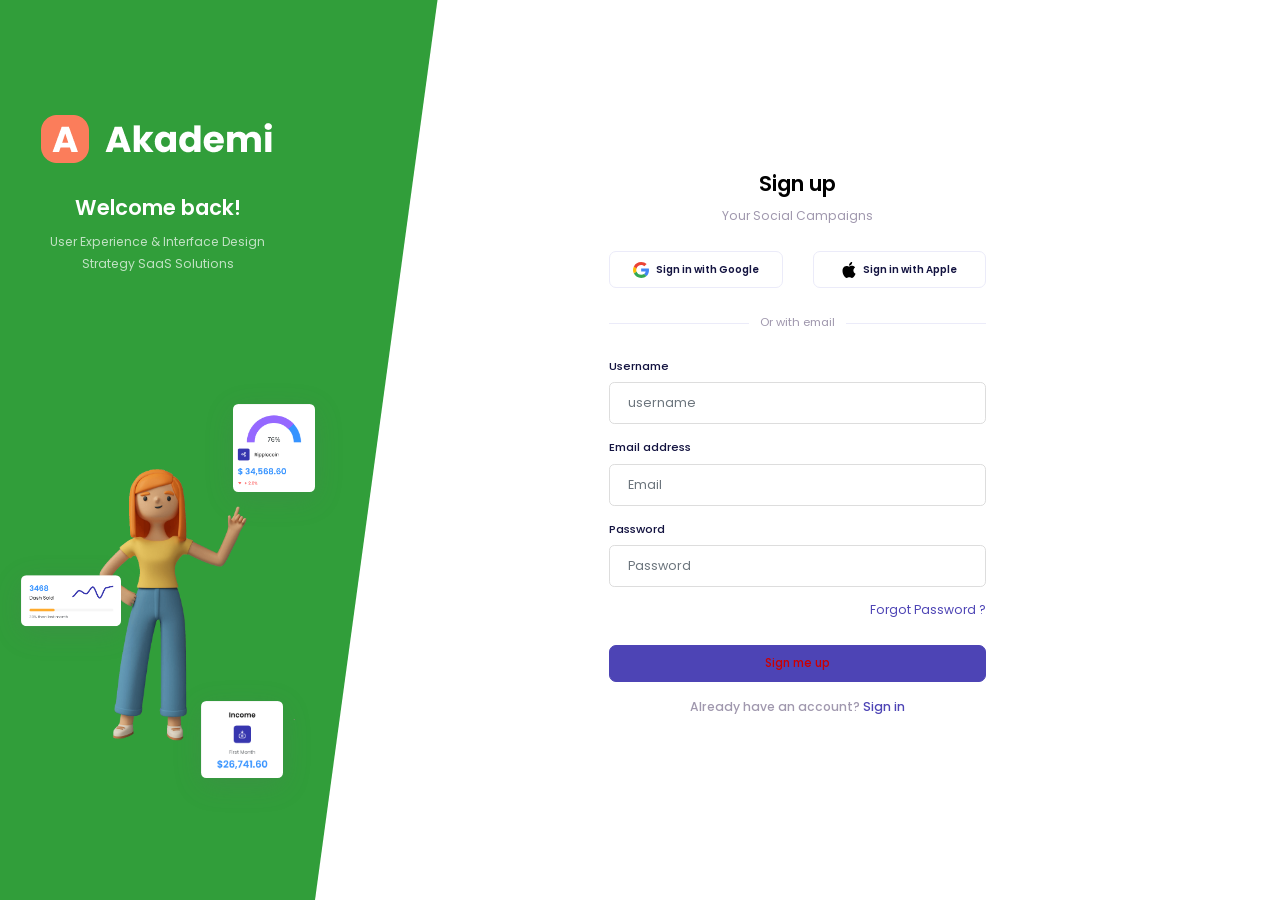
<file: pearl valley Admin/forgot-password.html>
<!DOCTYPE html>
<html lang="en" class="h-100">

<head>
    <!-- All Meta -->
    <meta charset="utf-8">
    <meta http-equiv="X-UA-Compatible" content="IE=edge">
    <meta name="author" content="DexignLab">
    <meta name="robots" content="">
    <meta name="keywords" content="school, school admin, education, academy, admin dashboard, college, college management, education management, institute, school management, school management system, student management, teacher management, university, university management">
    <meta name="description" content="Discover Akademi - the ultimate admin dashboard and Bootstrap 5 template. Specially designed for professionals, and for business. Akademi provides advanced features and an easy-to-use interface for creating a top-quality website with School and Education Dashboard">
    <meta property="og:title" content="Akademi : School and Education Management Admin Dashboard Template">
    <meta property="og:description" content="Akademi - the ultimate admin dashboard and Bootstrap 5 template. Specially designed for professionals, and for business. Akademi provides advanced features and an easy-to-use interface for creating a top-quality website with School and Education Dashboard">
    <meta property="og:image" content="https://akademi.dexignlab.com/xhtml/social-image.png">
    <meta name="format-detection" content="telephone=no">

    <!-- Mobile Specific -->
    <meta name="viewport" content="width=device-width, initial-scale=1">

    <!-- Page Title Here -->
    <title>Akademi : School and Education Management Admin Dashboard Template</title>

    <!-- FAVICONS ICON -->
    <link rel="shortcut icon" type="image/png" href="images/favicon.png">
    <link href="vendor/bootstrap-select/dist/css/bootstrap-select.min.css" rel="stylesheet">
    <link rel="stylesheet" href="https://fonts.googleapis.com/css2?family=Material+Symbols+Outlined:opsz,wght,FILL,GRAD@48,400,0,0">
    <link href="css/style.css" rel="stylesheet">

</head>

<body class="body  h-100">
    <div class="authincation d-flex flex-column flex-lg-row flex-column-fluid">
        <div class="login-aside text-center  d-flex flex-column flex-row-auto">
            <div class="d-flex flex-column-auto flex-column pt-lg-40 pt-15">
                <div class="text-center mb-lg-4 mb-2 pt-5 logo">
                    <img src="images/logo-white.png" alt="">
                </div>
                <h3 class="mb-2 text-white">Welcome back!</h3>
                <p class="mb-4">User Experience & Interface Design <br>Strategy SaaS Solutions</p>
            </div>
            <div class="aside-image position-relative" style="background-image:url(images/background/pic-2.png);">
                <img class="img1 move-1" src="images/background/pic3.png" alt="">
                <img class="img2 move-2" src="images/background/pic4.png" alt="">
                <img class="img3 move-3" src="images/background/pic5.png" alt="">

            </div>
        </div>
        <div class="container flex-row-fluid d-flex flex-column justify-content-center position-relative overflow-hidden p-7 mx-auto">
            <div class="d-flex justify-content-center h-100 align-items-center">
                <div class="authincation-content style-2">
                    <div class="row no-gutters">
                        <div class="col-xl-12 tab-content">
                            <div id="sign-up" class="auth-form tab-pane fade show active  form-validation">
                                <form action="index.html">
                                    <div class="text-center mb-4">
                                        <h3 class="text-center mb-2 text-black">Sign up</h3>
                                        <span>Your Social Campaigns</span>
                                    </div>
                                    <div class="row mb-4">
                                        <div class="col-xl-6 col-6">
                                            <a href="https://www.google.com/" class="btn btn-outline-light d-block social-bx">
											<svg width="16" height="16" viewBox="0 0 28 28" fill="none" xmlns="http://www.w3.org/2000/svg">
											<path d="M27.9851 14.2618C27.9851 13.1146 27.8899 12.2775 27.6837 11.4094H14.2788V16.5871H22.1472C21.9886 17.8738 21.132 19.8116 19.2283 21.1137L19.2016 21.287L23.44 24.4956L23.7336 24.5242C26.4304 22.0904 27.9851 18.5093 27.9851 14.2618Z" fill="#4285F4"/>
											<path d="M14.279 27.904C18.1338 27.904 21.37 26.6637 23.7338 24.5245L19.2285 21.114C18.0228 21.9356 16.4047 22.5092 14.279 22.5092C10.5034 22.5092 7.29894 20.0754 6.15663 16.7114L5.9892 16.7253L1.58205 20.0583L1.52441 20.2149C3.87224 24.7725 8.69486 27.904 14.279 27.904Z" fill="#34A853"/>
											<path d="M6.15656 16.7113C5.85516 15.8432 5.68072 14.913 5.68072 13.9519C5.68072 12.9907 5.85516 12.0606 6.14071 11.1925L6.13272 11.0076L1.67035 7.62109L1.52435 7.68896C0.556704 9.58024 0.00146484 11.7041 0.00146484 13.9519C0.00146484 16.1997 0.556704 18.3234 1.52435 20.2147L6.15656 16.7113Z" fill="#FBBC05"/>
											<path d="M14.279 5.3947C16.9599 5.3947 18.7683 6.52635 19.7995 7.47204L23.8289 3.6275C21.3542 1.37969 18.1338 0 14.279 0C8.69485 0 3.87223 3.1314 1.52441 7.68899L6.14077 11.1925C7.29893 7.82856 10.5034 5.3947 14.279 5.3947Z" fill="#EB4335"/>
											</svg>

											<span class="ms-1 font-w600 label-color">Sign in with Google</span></a>
                                        </div>
                                        <div class="col-xl-6 col-6">
                                            <a href="https://www.apple.com/	" class="btn btn-outline-light d-block social-bx">
											<svg xmlns="http://www.w3.org/2000/svg" width="16" height="16" viewBox="0 0 456.008 560.035"><path d="M380.844 297.529c.787 84.752 74.349 112.955 75.164 113.314-.622 1.988-11.754 40.191-38.756 79.652-23.343 34.117-47.568 68.107-85.731 68.811-37.499.691-49.557-22.236-92.429-22.236-42.859 0-56.256 21.533-91.753 22.928-36.837 1.395-64.889-36.891-88.424-70.883-48.093-69.53-84.846-196.475-35.496-282.165 24.516-42.554 68.328-69.501 115.882-70.192 36.173-.69 70.315 24.336 92.429 24.336 22.1 0 63.59-30.096 107.208-25.676 18.26.76 69.517 7.376 102.429 55.552-2.652 1.644-61.159 35.704-60.523 106.559M310.369 89.418C329.926 65.745 343.089 32.79 339.498 0 311.308 1.133 277.22 18.785 257 42.445c-18.121 20.952-33.991 54.487-29.709 86.628 31.421 2.431 63.52-15.967 83.078-39.655"/></svg>
											<span class="ms-1 font-w600 label-color">Sign in with Apple</span></a>
                                        </div>
                                    </div>
                                    <div class="sepertor">
                                        <span class="d-block mb-4 fs-13">Or with email</span>
                                    </div>
                                    <div class="mb-3">
                                        <label for="exampleFormControlInput1" class="form-label mb-2 fs-13 label-color font-w500">Username</label>
                                        <input type="text" class="form-control" id="exampleFormControlInput1" placeholder="username">
                                    </div>
                                    <div class="mb-3">
                                        <label for="exampleFormControlInput2" class="form-label mb-2 fs-13 label-color font-w500">Email address</label>
                                        <input type="email" class="form-control" id="exampleFormControlInput2" placeholder="Email">
                                    </div>
                                    <div class="mb-3">
                                        <label for="exampleFormControlInput3" class="form-label mb-2 fs-13 label-color font-w500">Password</label>
                                        <input type="password" class="form-control" id="exampleFormControlInput3" placeholder="Password">
                                    </div>
                                    <a href="javascript:void(0);" class="text-primary float-end mb-4">Forgot Password ?</a>
                                    <button type="submit" class="btn btn-block btn-primary">Sign me up</button>

                                </form>
                                <div class="new-account mt-3 text-center">
                                    <p class="font-w500">Already have an account? <a class="text-primary" href="page-login.html">Sign in</a></p>
                                </div>
                            </div>
                        </div>
                    </div>
                </div>
            </div>
        </div>
    </div>


    <!--**********************************
        Scripts
    ***********************************-->
    <!-- Required vendors -->
    <script src="vendor/global/global.min.js"></script>
    <script src="js/custom.min.js"></script>
    <script src="js/dlabnav-init.js"></script>

</body>

</html>
</file>
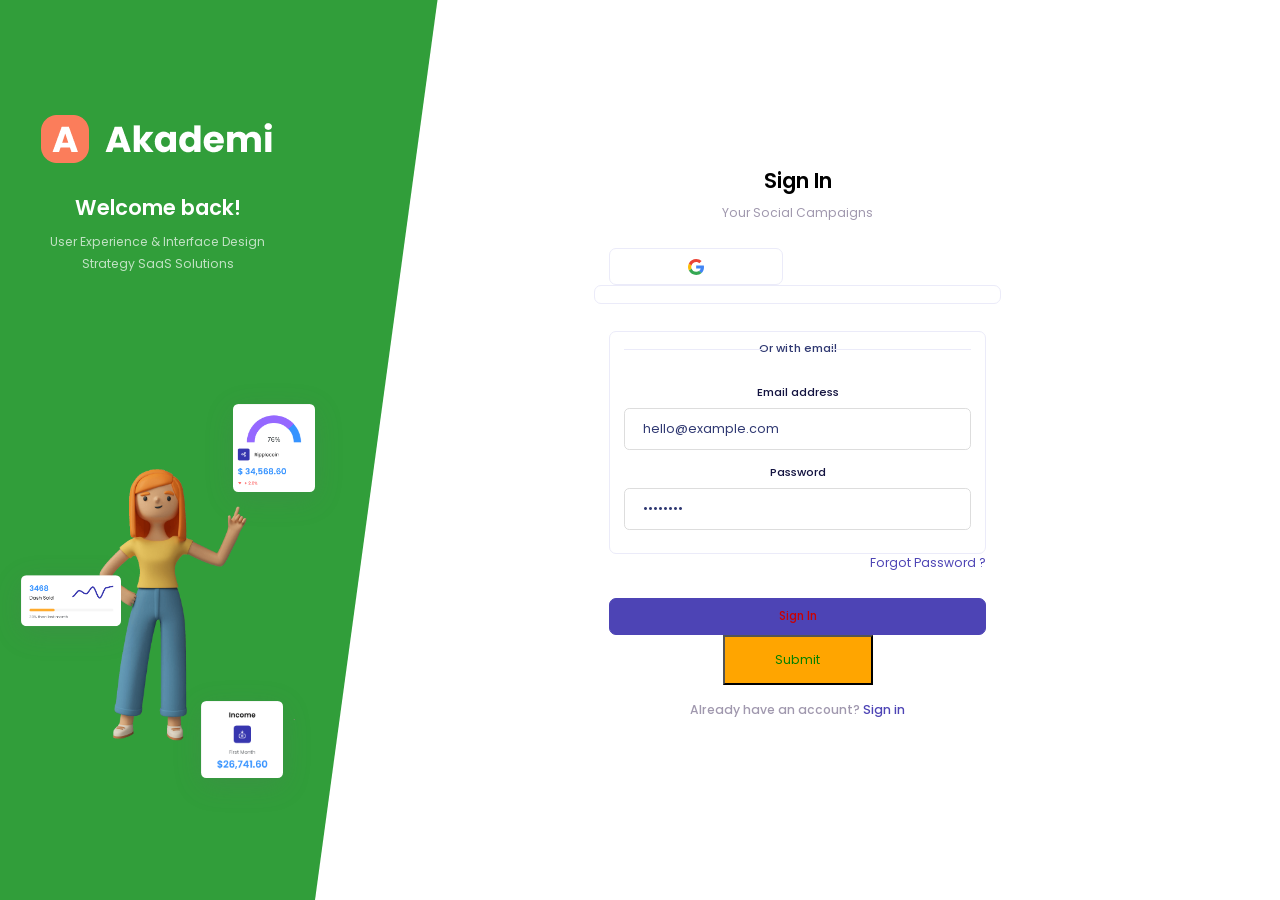
<file: pearl valley Admin/login.html>
<!DOCTYPE html>
<html lang="en" class="h-100">

<head>
    <!-- All Meta -->
    <meta charset="utf-8">
    <meta http-equiv="X-UA-Compatible" content="IE=edge">
    <meta name="author" content="DexignLab">
    <meta name="robots" content="">
    <meta name="keywords" content="school, school admin, education, academy, admin dashboard, college, college management, education management, institute, school management, school management system, student management, teacher management, university, university management">
    <meta name="description" content="Discover Akademi - the ultimate admin dashboard and Bootstrap 5 template. Specially designed for professionals, and for business. Akademi provides advanced features and an easy-to-use interface for creating a top-quality website with School and Education Dashboard">
    <meta property="og:title" content="Akademi : School and Education Management Admin Dashboard Template">
    <meta property="og:description" content="Akademi - the ultimate admin dashboard and Bootstrap 5 template. Specially designed for professionals, and for business. Akademi provides advanced features and an easy-to-use interface for creating a top-quality website with School and Education Dashboard">
    <meta property="og:image" content="https://akademi.dexignlab.com/xhtml/social-image.png">
    <meta name="format-detection" content="telephone=no">

    <!-- Mobile Specific -->
    <meta name="viewport" content="width=device-width, initial-scale=1">

    <!-- Page Title Here -->
    <title>Akademi : School and Education Management Admin Dashboard Template</title>

    <!-- FAVICONS ICON -->
    <link rel="shortcut icon" type="image/png" href="images/favicon.png">
    <link href="vendor/bootstrap-select/dist/css/bootstrap-select.min.css" rel="stylesheet">
    <link rel="stylesheet" href="https://fonts.googleapis.com/css2?family=Material+Symbols+Outlined:opsz,wght,FILL,GRAD@48,400,0,0">
    <link href="css/style.css" rel="stylesheet">

</head>

<body class="body  h-100">
    <div class="authincation d-flex flex-column flex-lg-row flex-column-fluid">
        <div class="login-aside text-center  d-flex flex-column flex-row-auto">
            <div class="d-flex flex-column-auto flex-column pt-lg-40 pt-15">
                <div class="text-center mb-lg-4 mb-2 pt-5 logo">
                    <img src="images/logo-white.png" alt="">
                </div>
                <h3 class="mb-2 text-white">Welcome back!</h3>
                <p class="mb-4">User Experience & Interface Design <br>Strategy SaaS Solutions</p>
            </div>
            <div class="aside-image position-relative" style="background-image:url(images/background/pic-2.png);">
                <img class="img1 move-1" src="images/background/pic3.png" alt="">
                <img class="img2 move-2" src="images/background/pic4.png" alt="">
                <img class="img3 move-3" src="images/background/pic5.png" alt="">

            </div>
        </div>
        <div class="container flex-row-fluid d-flex flex-column justify-content-center position-relative overflow-hidden p-7 mx-auto">
            <div class="d-flex justify-content-center h-100 align-items-center">
                <div class="authincation-content style-2">
                    <div class="row no-gutters">
                        <div class="col-xl-12 tab-content">
                            <div id="sign-up" class="auth-form tab-pane fade show active  form-validation">
                                <form action="index.html">
                                    <div class="text-center mb-4">
                                        <h3 class="text-center mb-2 text-black">Sign In</h3>
                                        <span>Your Social Campaigns</span>
                                    </div>
                                    <div class="row mb-4">
                                        <div class="col-xl-6 col-6">
                                            <a href="https://www.google.com/" class="btn btn-outline-light d-block social-bx">
											<svg width="16" height="16" viewBox="0 0 28 28" fill="none" xmlns="http://www.w3.org/2000/svg">
											<path d="M27.9851 14.2618C27.9851 13.1146 27.8899 12.2775 27.6837 11.4094H14.2788V16.5871H22.1472C21.9886 17.8738 21.132 19.8116 19.2283 21.1137L19.2016 21.287L23.44 24.4956L23.7336 24.5242C26.4304 22.0904 27.9851 18.5093 27.9851 14.2618Z" fill="#4285F4"/>
											<path d="M14.279 27.904C18.1338 27.904 21.37 26.6637 23.7338 24.5245L19.2285 21.114C18.0228 21.9356 16.4047 22.5092 14.279 22.5092C10.5034 22.5092 7.29894 20.0754 6.15663 16.7114L5.9892 16.7253L1.58205 20.0583L1.52441 20.2149C3.87224 24.7725 8.69486 27.904 14.279 27.904Z" fill="#34A853"/>
											<path d="M6.15656 16.7113C5.85516 15.8432 5.68072 14.913 5.68072 13.9519C5.68072 12.9907 5.85516 12.0606 6.14071 11.1925L6.13272 11.0076L1.67035 7.62109L1.52435 7.68896C0.556704 9.58024 0.00146484 11.7041 0.00146484 13.9519C0.00146484 16.1997 0.556704 18.3234 1.52435 20.2147L6.15656 16.7113Z" fill="#FBBC05"/>
											<path d="M14.279 5.3947C16.9599 5.3947 18.7683 6.52635 19.7995 7.47204L23.8289 3.6275C21.3542 1.37969 18.1338 0 14.279 0C8.69485 0 3.87223 3.1314 1.52441 7.68899L6.14077 11.1925C7.29893 7.82856 10.5034 5.3947 14.279 5.3947Z" fill="#EB4335"/>
											</svg>

											
                                        </div>
                                        
                                    </div>
                                    <div class="sepertor">
                                        <span class="d-block mb-4 fs-13">Or with email</span>
                                    </div>
                                    <div class="mb-3">
                                        <label for="exampleFormControlInput1" class="form-label mb-2 fs-13 label-color font-w500">Email address</label>
                                        <input type="email" class="form-control" id="exampleFormControlInput1" value="hello@example.com">
                                    </div>
                                    <div class="mb-3">
                                        <label for="exampleFormControlInput1" class="form-label mb-2 fs-13 label-color font-w500">Password</label>
                                        <input type="password" class="form-control" id="exampleFormControlInput2" value="Password">
                                    </div>
                                    <a href="javascript:void(0);" class="text-primary float-end mb-4">Forgot Password ?</a>
                                    <button class="btn btn-block btn-primary tex-left">Sign In</button>
                                    <button style="background-color: orange; color: green; display: flex; justify-content: center; align-items: center; width: 150px; height: 50px; margin: auto; text-align: center;">
                                        Submit
                                    </button>
                                    

                                </form>
                                <div class="new-account mt-3 text-center">
                                    <p class="font-w500">Already have an account? <a class="text-primary" href="#sign-in" data-toggle="tab">Sign in</a></p>
                                </div>
                            </div>
                        </div>
                    </div>
                </div>
            </div>
        </div>
    </div>


    <!--**********************************
        Scripts
    ***********************************-->
    <!-- Required vendors -->
    <script src="vendor/global/global.min.js"></script>
    <script src="js/custom.min.js"></script>
    <script src="js/dlabnav-init.js"></script>

</body>

</html>
</file>
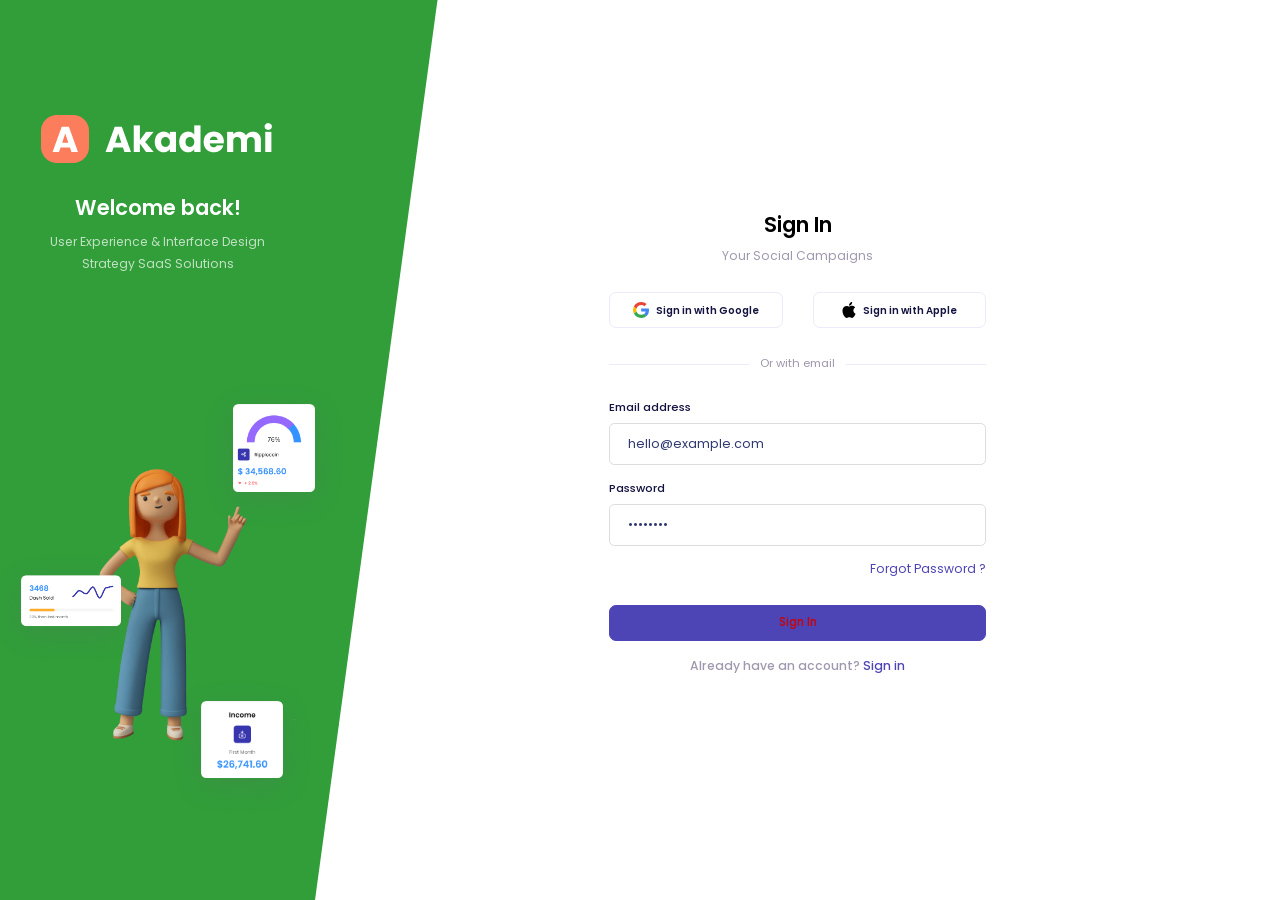
<file: pearl valley Admin/page-login.html>
<!DOCTYPE html>
<html lang="en" class="h-100">

<head>
    <!-- All Meta -->
    <meta charset="utf-8">
    <meta http-equiv="X-UA-Compatible" content="IE=edge">
    <meta name="author" content="DexignLab">
    <meta name="robots" content="">
    <meta name="keywords" content="school, school admin, education, academy, admin dashboard, college, college management, education management, institute, school management, school management system, student management, teacher management, university, university management">
    <meta name="description" content="Discover Akademi - the ultimate admin dashboard and Bootstrap 5 template. Specially designed for professionals, and for business. Akademi provides advanced features and an easy-to-use interface for creating a top-quality website with School and Education Dashboard">
    <meta property="og:title" content="Akademi : School and Education Management Admin Dashboard Template">
    <meta property="og:description" content="Akademi - the ultimate admin dashboard and Bootstrap 5 template. Specially designed for professionals, and for business. Akademi provides advanced features and an easy-to-use interface for creating a top-quality website with School and Education Dashboard">
    <meta property="og:image" content="https://akademi.dexignlab.com/xhtml/social-image.png">
    <meta name="format-detection" content="telephone=no">

    <!-- Mobile Specific -->
    <meta name="viewport" content="width=device-width, initial-scale=1">

    <!-- Page Title Here -->
    <title>Akademi : School and Education Management Admin Dashboard Template</title>

    <!-- FAVICONS ICON -->
    <link rel="shortcut icon" type="image/png" href="images/favicon.png">
    <link href="vendor/bootstrap-select/dist/css/bootstrap-select.min.css" rel="stylesheet">
    <link rel="stylesheet" href="https://fonts.googleapis.com/css2?family=Material+Symbols+Outlined:opsz,wght,FILL,GRAD@48,400,0,0">
    <link href="css/style.css" rel="stylesheet">

</head>

<body class="body  h-100">
    <div class="authincation d-flex flex-column flex-lg-row flex-column-fluid">
        <div class="login-aside text-center  d-flex flex-column flex-row-auto">
            <div class="d-flex flex-column-auto flex-column pt-lg-40 pt-15">
                <div class="text-center mb-lg-4 mb-2 pt-5 logo">
                    <img src="images/logo-white.png" alt="">
                </div>
                <h3 class="mb-2 text-white">Welcome back!</h3>
                <p class="mb-4">User Experience & Interface Design <br>Strategy SaaS Solutions</p>
            </div>
            <div class="aside-image position-relative" style="background-image:url(images/background/pic-2.png);">
                <img class="img1 move-1" src="images/background/pic3.png" alt="">
                <img class="img2 move-2" src="images/background/pic4.png" alt="">
                <img class="img3 move-3" src="images/background/pic5.png" alt="">

            </div>
        </div>
        <div class="container flex-row-fluid d-flex flex-column justify-content-center position-relative overflow-hidden p-7 mx-auto">
            <div class="d-flex justify-content-center h-100 align-items-center">
                <div class="authincation-content style-2">
                    <div class="row no-gutters">
                        <div class="col-xl-12 tab-content">
                            <div id="sign-up" class="auth-form tab-pane fade show active  form-validation">
                                <form action="index.html">
                                    <div class="text-center mb-4">
                                        <h3 class="text-center mb-2 text-black">Sign In</h3>
                                        <span>Your Social Campaigns</span>
                                    </div>
                                    <div class="row mb-4">
                                        <div class="col-xl-6 col-6">
                                            <a href="https://www.google.com/" class="btn btn-outline-light d-block social-bx">
											<svg width="16" height="16" viewBox="0 0 28 28" fill="none" xmlns="http://www.w3.org/2000/svg">
											<path d="M27.9851 14.2618C27.9851 13.1146 27.8899 12.2775 27.6837 11.4094H14.2788V16.5871H22.1472C21.9886 17.8738 21.132 19.8116 19.2283 21.1137L19.2016 21.287L23.44 24.4956L23.7336 24.5242C26.4304 22.0904 27.9851 18.5093 27.9851 14.2618Z" fill="#4285F4"/>
											<path d="M14.279 27.904C18.1338 27.904 21.37 26.6637 23.7338 24.5245L19.2285 21.114C18.0228 21.9356 16.4047 22.5092 14.279 22.5092C10.5034 22.5092 7.29894 20.0754 6.15663 16.7114L5.9892 16.7253L1.58205 20.0583L1.52441 20.2149C3.87224 24.7725 8.69486 27.904 14.279 27.904Z" fill="#34A853"/>
											<path d="M6.15656 16.7113C5.85516 15.8432 5.68072 14.913 5.68072 13.9519C5.68072 12.9907 5.85516 12.0606 6.14071 11.1925L6.13272 11.0076L1.67035 7.62109L1.52435 7.68896C0.556704 9.58024 0.00146484 11.7041 0.00146484 13.9519C0.00146484 16.1997 0.556704 18.3234 1.52435 20.2147L6.15656 16.7113Z" fill="#FBBC05"/>
											<path d="M14.279 5.3947C16.9599 5.3947 18.7683 6.52635 19.7995 7.47204L23.8289 3.6275C21.3542 1.37969 18.1338 0 14.279 0C8.69485 0 3.87223 3.1314 1.52441 7.68899L6.14077 11.1925C7.29893 7.82856 10.5034 5.3947 14.279 5.3947Z" fill="#EB4335"/>
											</svg>

											<span class="ms-1 font-w600 label-color">Sign in with Google</span></a>
                                        </div>
                                        <div class="col-xl-6 col-6">
                                            <a href="https://www.apple.com/	" class="btn btn-outline-light d-block social-bx">
											<svg xmlns="http://www.w3.org/2000/svg" width="16" height="16" viewBox="0 0 456.008 560.035"><path d="M380.844 297.529c.787 84.752 74.349 112.955 75.164 113.314-.622 1.988-11.754 40.191-38.756 79.652-23.343 34.117-47.568 68.107-85.731 68.811-37.499.691-49.557-22.236-92.429-22.236-42.859 0-56.256 21.533-91.753 22.928-36.837 1.395-64.889-36.891-88.424-70.883-48.093-69.53-84.846-196.475-35.496-282.165 24.516-42.554 68.328-69.501 115.882-70.192 36.173-.69 70.315 24.336 92.429 24.336 22.1 0 63.59-30.096 107.208-25.676 18.26.76 69.517 7.376 102.429 55.552-2.652 1.644-61.159 35.704-60.523 106.559M310.369 89.418C329.926 65.745 343.089 32.79 339.498 0 311.308 1.133 277.22 18.785 257 42.445c-18.121 20.952-33.991 54.487-29.709 86.628 31.421 2.431 63.52-15.967 83.078-39.655"/></svg>
											<span class="ms-1 font-w600 label-color">Sign in with Apple</span></a>
                                        </div>
                                    </div>
                                    <div class="sepertor">
                                        <span class="d-block mb-4 fs-13">Or with email</span>
                                    </div>
                                    <div class="mb-3">
                                        <label for="exampleFormControlInput1" class="form-label mb-2 fs-13 label-color font-w500">Email address</label>
                                        <input type="email" class="form-control" id="exampleFormControlInput1" value="hello@example.com">
                                    </div>
                                    <div class="mb-3">
                                        <label for="exampleFormControlInput1" class="form-label mb-2 fs-13 label-color font-w500">Password</label>
                                        <input type="password" class="form-control" id="exampleFormControlInput2" value="Password">
                                    </div>
                                    <a href="javascript:void(0);" class="text-primary float-end mb-4">Forgot Password ?</a>
                                    <button class="btn btn-block btn-primary">Sign In</button>

                                </form>
                                <div class="new-account mt-3 text-center">
                                    <p class="font-w500">Already have an account? <a class="text-primary" href="#sign-in" data-toggle="tab">Sign in</a></p>
                                </div>
                            </div>
                        </div>
                    </div>
                </div>
            </div>
        </div>
    </div>


    <!--**********************************
        Scripts
    ***********************************-->
    <!-- Required vendors -->
    <script src="vendor/global/global.min.js"></script>
    <script src="js/custom.min.js"></script>
    <script src="js/dlabnav-init.js"></script>

</body>

</html>
</file>
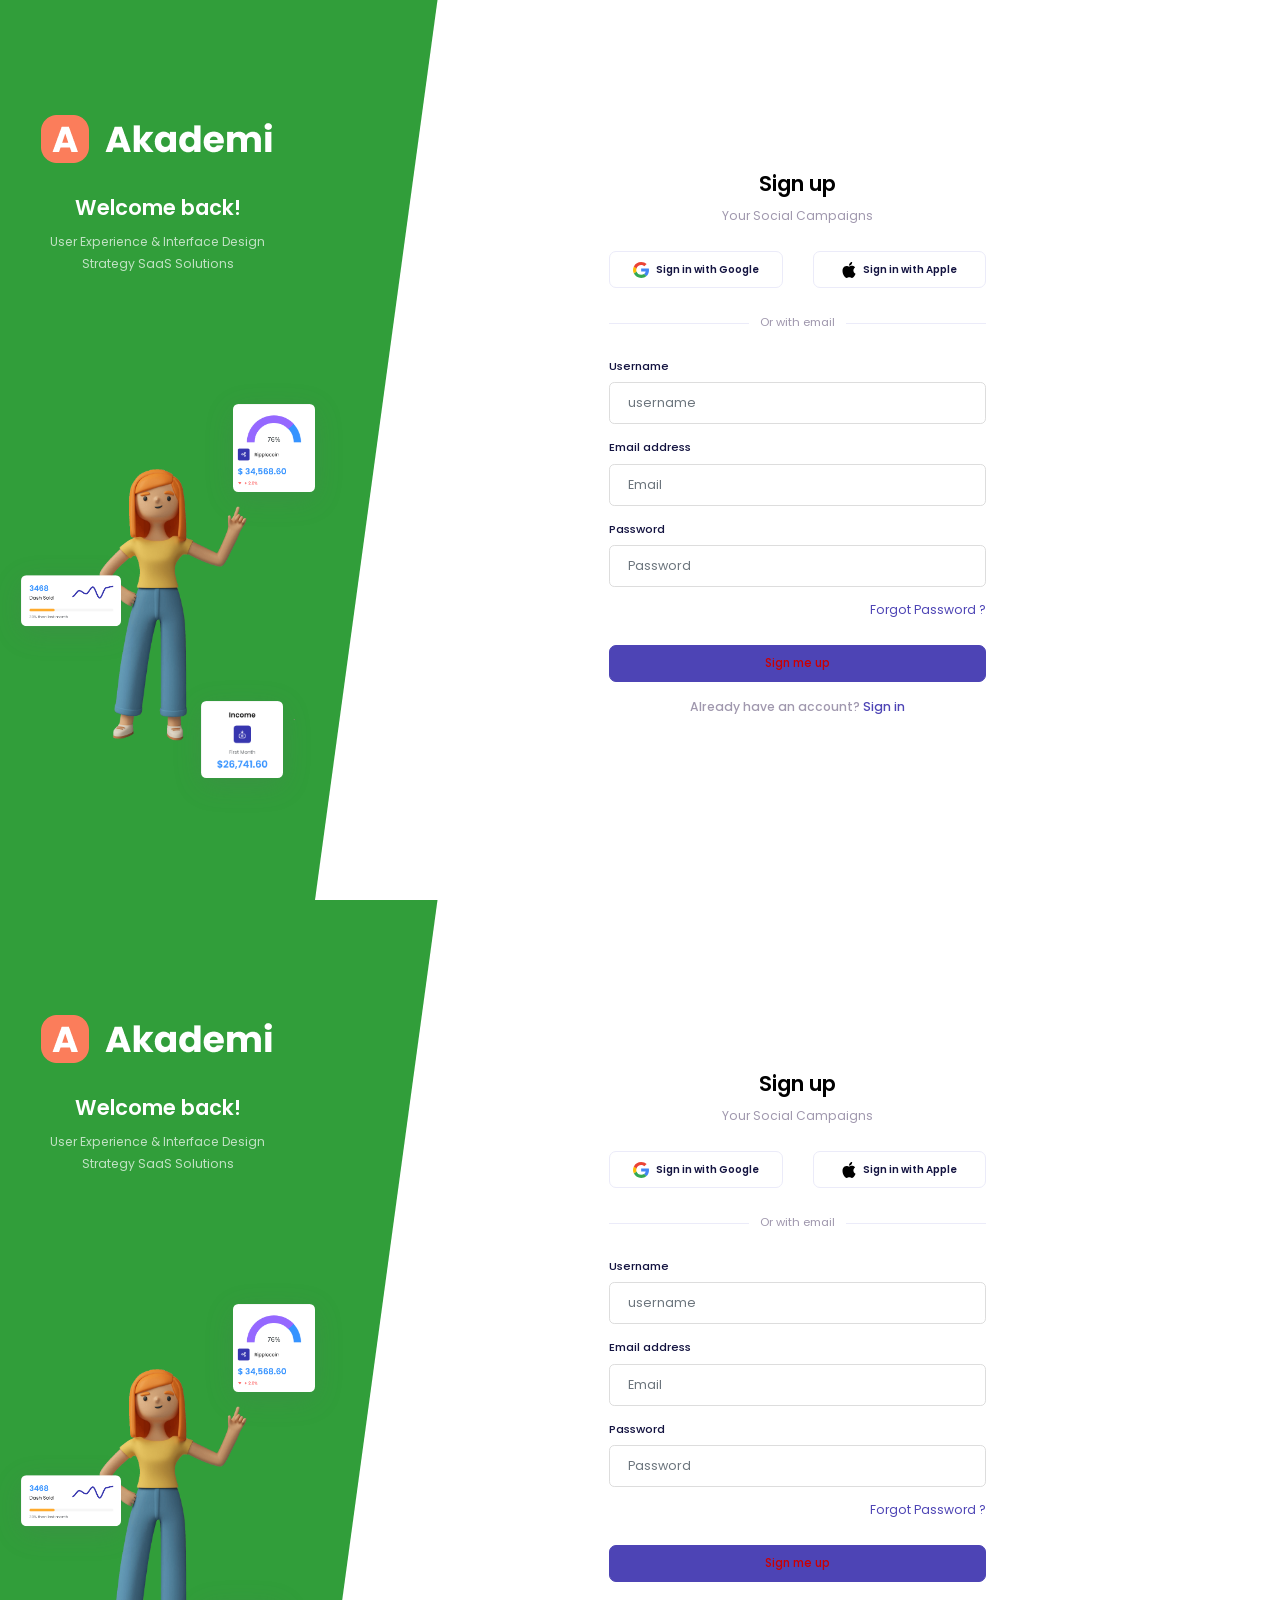
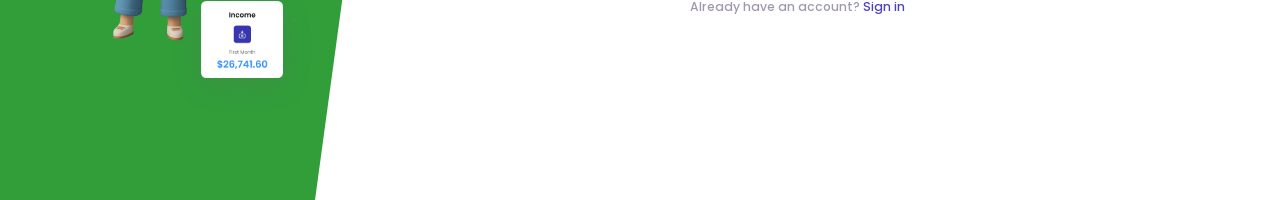
<file: pearl valley Admin/reset-password.html>
<!DOCTYPE html>
<html lang="en" class="h-100">

<head>
    <!-- All Meta -->
    <meta charset="utf-8">
    <meta http-equiv="X-UA-Compatible" content="IE=edge">
    <meta name="author" content="DexignLab">
    <meta name="robots" content="">
    <meta name="keywords" content="school, school admin, education, academy, admin dashboard, college, college management, education management, institute, school management, school management system, student management, teacher management, university, university management">
    <meta name="description" content="Discover Akademi - the ultimate admin dashboard and Bootstrap 5 template. Specially designed for professionals, and for business. Akademi provides advanced features and an easy-to-use interface for creating a top-quality website with School and Education Dashboard">
    <meta property="og:title" content="Akademi : School and Education Management Admin Dashboard Template">
    <meta property="og:description" content="Akademi - the ultimate admin dashboard and Bootstrap 5 template. Specially designed for professionals, and for business. Akademi provides advanced features and an easy-to-use interface for creating a top-quality website with School and Education Dashboard">
    <meta property="og:image" content="https://akademi.dexignlab.com/xhtml/social-image.png">
    <meta name="format-detection" content="telephone=no">

    <!-- Mobile Specific -->
    <meta name="viewport" content="width=device-width, initial-scale=1">

    <!-- Page Title Here -->
    <title>Akademi : School and Education Management Admin Dashboard Template</title>

    <!-- FAVICONS ICON -->
    <link rel="shortcut icon" type="image/png" href="images/favicon.png">
    <link href="vendor/bootstrap-select/dist/css/bootstrap-select.min.css" rel="stylesheet">
    <link rel="stylesheet" href="https://fonts.googleapis.com/css2?family=Material+Symbols+Outlined:opsz,wght,FILL,GRAD@48,400,0,0">
    <link href="css/style.css" rel="stylesheet">

</head>

<body class="body  h-100">
    <div class="authincation d-flex flex-column flex-lg-row flex-column-fluid">
        <div class="login-aside text-center  d-flex flex-column flex-row-auto">
            <div class="d-flex flex-column-auto flex-column pt-lg-40 pt-15">
                <div class="text-center mb-lg-4 mb-2 pt-5 logo">
                    <img src="images/logo-white.png" alt="">
                </div>
                <h3 class="mb-2 text-white">Welcome back!</h3>
                <p class="mb-4">User Experience & Interface Design <br>Strategy SaaS Solutions</p>
            </div>
            <div class="aside-image position-relative" style="background-image:url(images/background/pic-2.png);">
                <img class="img1 move-1" src="images/background/pic3.png" alt="">
                <img class="img2 move-2" src="images/background/pic4.png" alt="">
                <img class="img3 move-3" src="images/background/pic5.png" alt="">

            </div>
        </div>
        <div class="container flex-row-fluid d-flex flex-column justify-content-center position-relative overflow-hidden p-7 mx-auto">
            <div class="d-flex justify-content-center h-100 align-items-center">
                <div class="authincation-content style-2">
                    <div class="row no-gutters">
                        <div class="col-xl-12 tab-content">
                            <div id="sign-up" class="auth-form tab-pane fade show active  form-validation">
                                <form action="index.html">
                                    <div class="text-center mb-4">
                                        <h3 class="text-center mb-2 text-black">Sign up</h3>
                                        <span>Your Social Campaigns</span>
                                    </div>
                                    <div class="row mb-4">
                                        <div class="col-xl-6 col-6">
                                            <a href="https://www.google.com/" class="btn btn-outline-light d-block social-bx">
											<svg width="16" height="16" viewBox="0 0 28 28" fill="none" xmlns="http://www.w3.org/2000/svg">
											<path d="M27.9851 14.2618C27.9851 13.1146 27.8899 12.2775 27.6837 11.4094H14.2788V16.5871H22.1472C21.9886 17.8738 21.132 19.8116 19.2283 21.1137L19.2016 21.287L23.44 24.4956L23.7336 24.5242C26.4304 22.0904 27.9851 18.5093 27.9851 14.2618Z" fill="#4285F4"/>
											<path d="M14.279 27.904C18.1338 27.904 21.37 26.6637 23.7338 24.5245L19.2285 21.114C18.0228 21.9356 16.4047 22.5092 14.279 22.5092C10.5034 22.5092 7.29894 20.0754 6.15663 16.7114L5.9892 16.7253L1.58205 20.0583L1.52441 20.2149C3.87224 24.7725 8.69486 27.904 14.279 27.904Z" fill="#34A853"/>
											<path d="M6.15656 16.7113C5.85516 15.8432 5.68072 14.913 5.68072 13.9519C5.68072 12.9907 5.85516 12.0606 6.14071 11.1925L6.13272 11.0076L1.67035 7.62109L1.52435 7.68896C0.556704 9.58024 0.00146484 11.7041 0.00146484 13.9519C0.00146484 16.1997 0.556704 18.3234 1.52435 20.2147L6.15656 16.7113Z" fill="#FBBC05"/>
											<path d="M14.279 5.3947C16.9599 5.3947 18.7683 6.52635 19.7995 7.47204L23.8289 3.6275C21.3542 1.37969 18.1338 0 14.279 0C8.69485 0 3.87223 3.1314 1.52441 7.68899L6.14077 11.1925C7.29893 7.82856 10.5034 5.3947 14.279 5.3947Z" fill="#EB4335"/>
											</svg>

											<span class="ms-1 font-w600 label-color">Sign in with Google</span></a>
                                        </div>
                                        <div class="col-xl-6 col-6">
                                            <a href="https://www.apple.com/	" class="btn btn-outline-light d-block social-bx">
											<svg xmlns="http://www.w3.org/2000/svg" width="16" height="16" viewBox="0 0 456.008 560.035"><path d="M380.844 297.529c.787 84.752 74.349 112.955 75.164 113.314-.622 1.988-11.754 40.191-38.756 79.652-23.343 34.117-47.568 68.107-85.731 68.811-37.499.691-49.557-22.236-92.429-22.236-42.859 0-56.256 21.533-91.753 22.928-36.837 1.395-64.889-36.891-88.424-70.883-48.093-69.53-84.846-196.475-35.496-282.165 24.516-42.554 68.328-69.501 115.882-70.192 36.173-.69 70.315 24.336 92.429 24.336 22.1 0 63.59-30.096 107.208-25.676 18.26.76 69.517 7.376 102.429 55.552-2.652 1.644-61.159 35.704-60.523 106.559M310.369 89.418C329.926 65.745 343.089 32.79 339.498 0 311.308 1.133 277.22 18.785 257 42.445c-18.121 20.952-33.991 54.487-29.709 86.628 31.421 2.431 63.52-15.967 83.078-39.655"/></svg>
											<span class="ms-1 font-w600 label-color">Sign in with Apple</span></a>
                                        </div>
                                    </div>
                                    <div class="sepertor">
                                        <span class="d-block mb-4 fs-13">Or with email</span>
                                    </div>
                                    <div class="mb-3">
                                        <label for="exampleFormControlInput1" class="form-label mb-2 fs-13 label-color font-w500">Username</label>
                                        <input type="text" class="form-control" id="exampleFormControlInput1" placeholder="username">
                                    </div>
                                    <div class="mb-3">
                                        <label for="exampleFormControlInput2" class="form-label mb-2 fs-13 label-color font-w500">Email address</label>
                                        <input type="email" class="form-control" id="exampleFormControlInput2" placeholder="Email">
                                    </div>
                                    <div class="mb-3">
                                        <label for="exampleFormControlInput3" class="form-label mb-2 fs-13 label-color font-w500">Password</label>
                                        <input type="password" class="form-control" id="exampleFormControlInput3" placeholder="Password">
                                    </div>
                                    <a href="javascript:void(0);" class="text-primary float-end mb-4">Forgot Password ?</a>
                                    <button type="submit" class="btn btn-block btn-primary">Sign me up</button>

                                </form>
                                <div class="new-account mt-3 text-center">
                                    <p class="font-w500">Already have an account? <a class="text-primary" href="page-login.html">Sign in</a></p>
                                </div>
                            </div>
                        </div>
                    </div>
                </div>
            </div>
        </div>
    </div>


    <!--**********************************
        Scripts
    ***********************************-->
    <!-- Required vendors -->
    <script src="vendor/global/global.min.js"></script>
    <script src="js/custom.min.js"></script>
    <script src="js/dlabnav-init.js"></script>

</body>

</html><!DOCTYPE html>
<html lang="en" class="h-100">

<head>
    <!-- All Meta -->
    <meta charset="utf-8">
    <meta http-equiv="X-UA-Compatible" content="IE=edge">
    <meta name="author" content="DexignLab">
    <meta name="robots" content="">
    <meta name="keywords" content="school, school admin, education, academy, admin dashboard, college, college management, education management, institute, school management, school management system, student management, teacher management, university, university management">
    <meta name="description" content="Discover Akademi - the ultimate admin dashboard and Bootstrap 5 template. Specially designed for professionals, and for business. Akademi provides advanced features and an easy-to-use interface for creating a top-quality website with School and Education Dashboard">
    <meta property="og:title" content="Akademi : School and Education Management Admin Dashboard Template">
    <meta property="og:description" content="Akademi - the ultimate admin dashboard and Bootstrap 5 template. Specially designed for professionals, and for business. Akademi provides advanced features and an easy-to-use interface for creating a top-quality website with School and Education Dashboard">
    <meta property="og:image" content="https://akademi.dexignlab.com/xhtml/social-image.png">
    <meta name="format-detection" content="telephone=no">

    <!-- Mobile Specific -->
    <meta name="viewport" content="width=device-width, initial-scale=1">

    <!-- Page Title Here -->
    <title>Akademi : School and Education Management Admin Dashboard Template</title>

    <!-- FAVICONS ICON -->
    <link rel="shortcut icon" type="image/png" href="images/favicon.png">
    <link href="vendor/bootstrap-select/dist/css/bootstrap-select.min.css" rel="stylesheet">
    <link rel="stylesheet" href="https://fonts.googleapis.com/css2?family=Material+Symbols+Outlined:opsz,wght,FILL,GRAD@48,400,0,0">
    <link href="css/style.css" rel="stylesheet">

</head>

<body class="body  h-100">
    <div class="authincation d-flex flex-column flex-lg-row flex-column-fluid">
        <div class="login-aside text-center  d-flex flex-column flex-row-auto">
            <div class="d-flex flex-column-auto flex-column pt-lg-40 pt-15">
                <div class="text-center mb-lg-4 mb-2 pt-5 logo">
                    <img src="images/logo-white.png" alt="">
                </div>
                <h3 class="mb-2 text-white">Welcome back!</h3>
                <p class="mb-4">User Experience & Interface Design <br>Strategy SaaS Solutions</p>
            </div>
            <div class="aside-image position-relative" style="background-image:url(images/background/pic-2.png);">
                <img class="img1 move-1" src="images/background/pic3.png" alt="">
                <img class="img2 move-2" src="images/background/pic4.png" alt="">
                <img class="img3 move-3" src="images/background/pic5.png" alt="">

            </div>
        </div>
        <div class="container flex-row-fluid d-flex flex-column justify-content-center position-relative overflow-hidden p-7 mx-auto">
            <div class="d-flex justify-content-center h-100 align-items-center">
                <div class="authincation-content style-2">
                    <div class="row no-gutters">
                        <div class="col-xl-12 tab-content">
                            <div id="sign-up" class="auth-form tab-pane fade show active  form-validation">
                                <form action="index.html">
                                    <div class="text-center mb-4">
                                        <h3 class="text-center mb-2 text-black">Sign up</h3>
                                        <span>Your Social Campaigns</span>
                                    </div>
                                    <div class="row mb-4">
                                        <div class="col-xl-6 col-6">
                                            <a href="https://www.google.com/" class="btn btn-outline-light d-block social-bx">
											<svg width="16" height="16" viewBox="0 0 28 28" fill="none" xmlns="http://www.w3.org/2000/svg">
											<path d="M27.9851 14.2618C27.9851 13.1146 27.8899 12.2775 27.6837 11.4094H14.2788V16.5871H22.1472C21.9886 17.8738 21.132 19.8116 19.2283 21.1137L19.2016 21.287L23.44 24.4956L23.7336 24.5242C26.4304 22.0904 27.9851 18.5093 27.9851 14.2618Z" fill="#4285F4"/>
											<path d="M14.279 27.904C18.1338 27.904 21.37 26.6637 23.7338 24.5245L19.2285 21.114C18.0228 21.9356 16.4047 22.5092 14.279 22.5092C10.5034 22.5092 7.29894 20.0754 6.15663 16.7114L5.9892 16.7253L1.58205 20.0583L1.52441 20.2149C3.87224 24.7725 8.69486 27.904 14.279 27.904Z" fill="#34A853"/>
											<path d="M6.15656 16.7113C5.85516 15.8432 5.68072 14.913 5.68072 13.9519C5.68072 12.9907 5.85516 12.0606 6.14071 11.1925L6.13272 11.0076L1.67035 7.62109L1.52435 7.68896C0.556704 9.58024 0.00146484 11.7041 0.00146484 13.9519C0.00146484 16.1997 0.556704 18.3234 1.52435 20.2147L6.15656 16.7113Z" fill="#FBBC05"/>
											<path d="M14.279 5.3947C16.9599 5.3947 18.7683 6.52635 19.7995 7.47204L23.8289 3.6275C21.3542 1.37969 18.1338 0 14.279 0C8.69485 0 3.87223 3.1314 1.52441 7.68899L6.14077 11.1925C7.29893 7.82856 10.5034 5.3947 14.279 5.3947Z" fill="#EB4335"/>
											</svg>

											<span class="ms-1 font-w600 label-color">Sign in with Google</span></a>
                                        </div>
                                        <div class="col-xl-6 col-6">
                                            <a href="https://www.apple.com/	" class="btn btn-outline-light d-block social-bx">
											<svg xmlns="http://www.w3.org/2000/svg" width="16" height="16" viewBox="0 0 456.008 560.035"><path d="M380.844 297.529c.787 84.752 74.349 112.955 75.164 113.314-.622 1.988-11.754 40.191-38.756 79.652-23.343 34.117-47.568 68.107-85.731 68.811-37.499.691-49.557-22.236-92.429-22.236-42.859 0-56.256 21.533-91.753 22.928-36.837 1.395-64.889-36.891-88.424-70.883-48.093-69.53-84.846-196.475-35.496-282.165 24.516-42.554 68.328-69.501 115.882-70.192 36.173-.69 70.315 24.336 92.429 24.336 22.1 0 63.59-30.096 107.208-25.676 18.26.76 69.517 7.376 102.429 55.552-2.652 1.644-61.159 35.704-60.523 106.559M310.369 89.418C329.926 65.745 343.089 32.79 339.498 0 311.308 1.133 277.22 18.785 257 42.445c-18.121 20.952-33.991 54.487-29.709 86.628 31.421 2.431 63.52-15.967 83.078-39.655"/></svg>
											<span class="ms-1 font-w600 label-color">Sign in with Apple</span></a>
                                        </div>
                                    </div>
                                    <div class="sepertor">
                                        <span class="d-block mb-4 fs-13">Or with email</span>
                                    </div>
                                    <div class="mb-3">
                                        <label for="exampleFormControlInput1" class="form-label mb-2 fs-13 label-color font-w500">Username</label>
                                        <input type="text" class="form-control" id="exampleFormControlInput1" placeholder="username">
                                    </div>
                                    <div class="mb-3">
                                        <label for="exampleFormControlInput2" class="form-label mb-2 fs-13 label-color font-w500">Email address</label>
                                        <input type="email" class="form-control" id="exampleFormControlInput2" placeholder="Email">
                                    </div>
                                    <div class="mb-3">
                                        <label for="exampleFormControlInput3" class="form-label mb-2 fs-13 label-color font-w500">Password</label>
                                        <input type="password" class="form-control" id="exampleFormControlInput3" placeholder="Password">
                                    </div>
                                    <a href="javascript:void(0);" class="text-primary float-end mb-4">Forgot Password ?</a>
                                    <button type="submit" class="btn btn-block btn-primary">Sign me up</button>

                                </form>
                                <div class="new-account mt-3 text-center">
                                    <p class="font-w500">Already have an account? <a class="text-primary" href="page-login.html">Sign in</a></p>
                                </div>
                            </div>
                        </div>
                    </div>
                </div>
            </div>
        </div>
    </div>


    <!--**********************************
        Scripts
    ***********************************-->
    <!-- Required vendors -->
    <script src="vendor/global/global.min.js"></script>
    <script src="js/custom.min.js"></script>
    <script src="js/dlabnav-init.js"></script>

</body>

</html>
</file>
